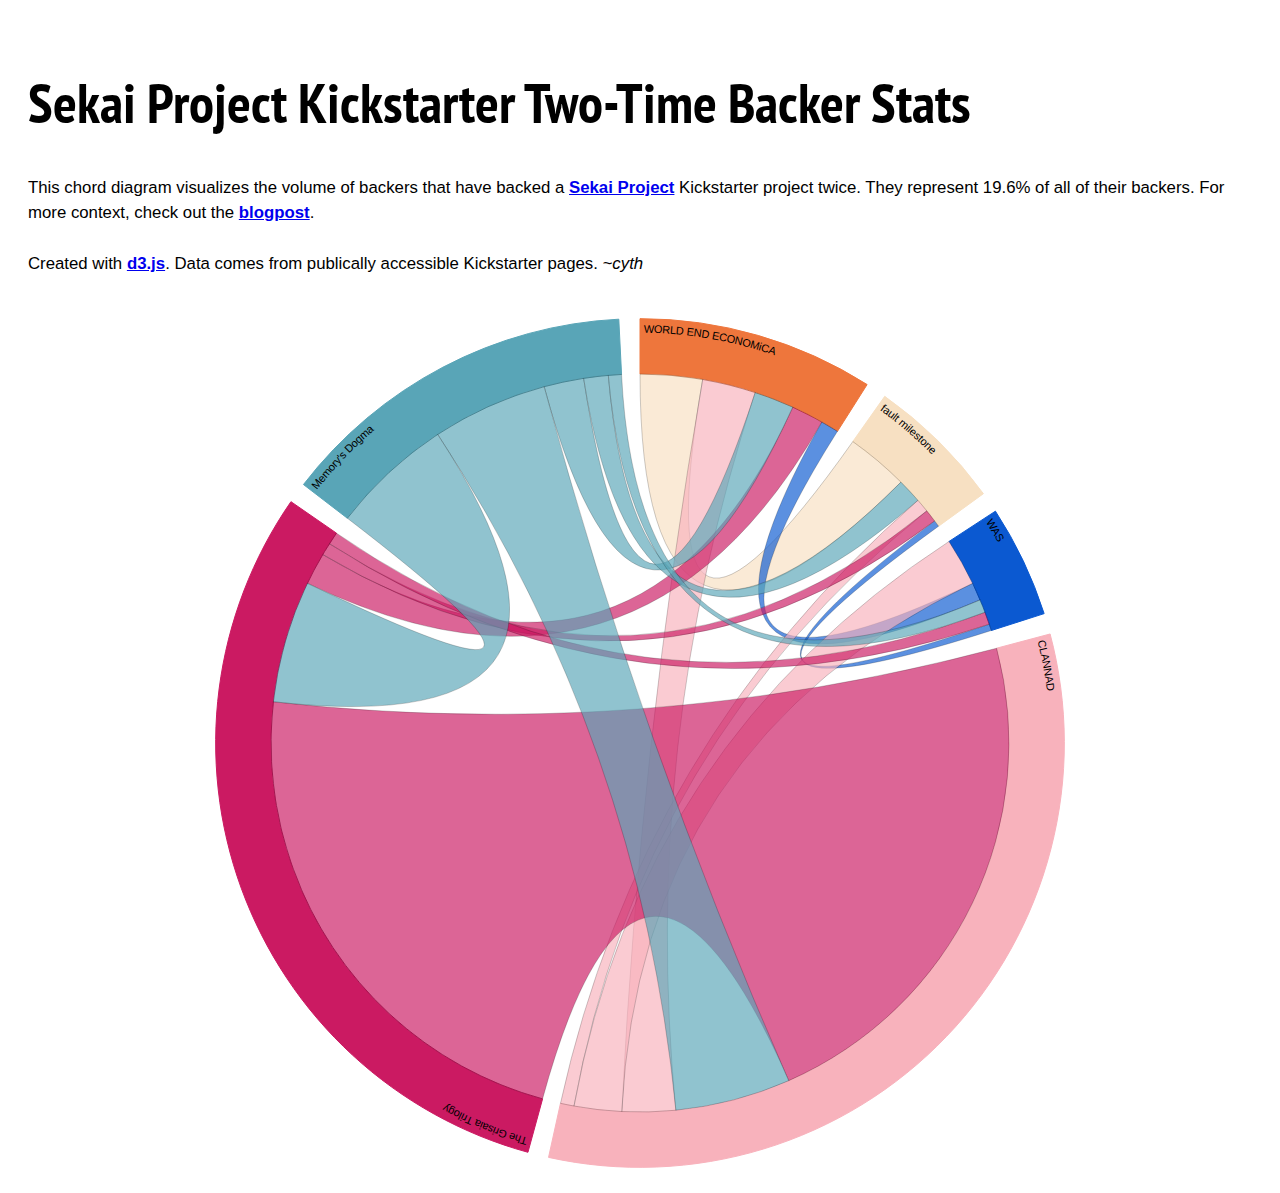
<file: old/sekai-project-kickstarter-analysis/index.html>
<!DOCTYPE html>
<html>
<head lang="en">
    <meta charset="UTF-8">
    <title>Sekai Project Kickstarter Two-Time Backer Stats</title>
    <link href="https://fonts.googleapis.com/css?family=PT+Sans+Narrow:700" rel="stylesheet" type="text/css">
    <link rel="stylesheet" type="text/css" href="style.css">
</head>
<body>
    <div class="main-container">
        <div class="text-content">
            <h1>Sekai Project Kickstarter Two-Time Backer Stats</h1>
            <p>
                This chord diagram visualizes the volume of backers that have backed a <a href="https://sekaiproject.com/" title="Sekai Project">Sekai Project</a> Kickstarter project twice. They represent <b>19.6%</b> of all of their backers. For more context, check out the <a href="https://cythoplazma.wordpress.com/2015/07/02/a-look-at-sekai-projects-backer-numbers/" title="Cythoplazma">blogpost</a>.
                <br><br>
                Created with <a href="http://d3js.org/" title="d3.js">d3.js</a>. Data comes from publically accessible Kickstarter pages. <em>~cyth</em>
            </p>
        </div>
        <div class="d3body d3-container"></div>
        <noscript>
        <div class="noscript-image-container">
            <img class="noscript-image" src="chord_diagram_sp.png">
        </div>
        </noscript>
    </div>
    <!-- Scripts -->
    <script src="jquery-2.1.4.min.js" charset="utf-8"></script>
    <script src="d3.min.js" charset="utf-8"></script>
    <script src="script.js" charset="utf-8"></script>
</body>
</html>
</file>
<file: old/sekai-project-kickstarter-analysis/style.css>
body {
    font: 14px sans-serif;
    font-weight: 100;
}

.chord path {
    fill-opacity: .67;
    stroke: #000;
    stroke-width: 0.2px;
}

.main-container {
    display: block;
    padding: 20px;
}

.d3-container {
    padding-top: 100%
    position: relative;
    width: 100%
    margin: 0 20px;
}

.d3-content-responsive {
    position: absolute;
    width: 100%;
    height: 100%;
}

.noscript-image-container {
    position: relative;
    width: 100%;
}

.noscript-image {
    display: block;
    position: absolute;
    max-width: 100%;
    height: auto;
}

h1 {
    font-size: 4em;
    font-family: 'PT Sans Narrow', sans-serif;
}

p {
    font-size: 1.2em;
    line-height: 1.5em;
}

a {
    font-weight: bold;
}

a:visited {
    color: #cb1a62;
}
</file>
